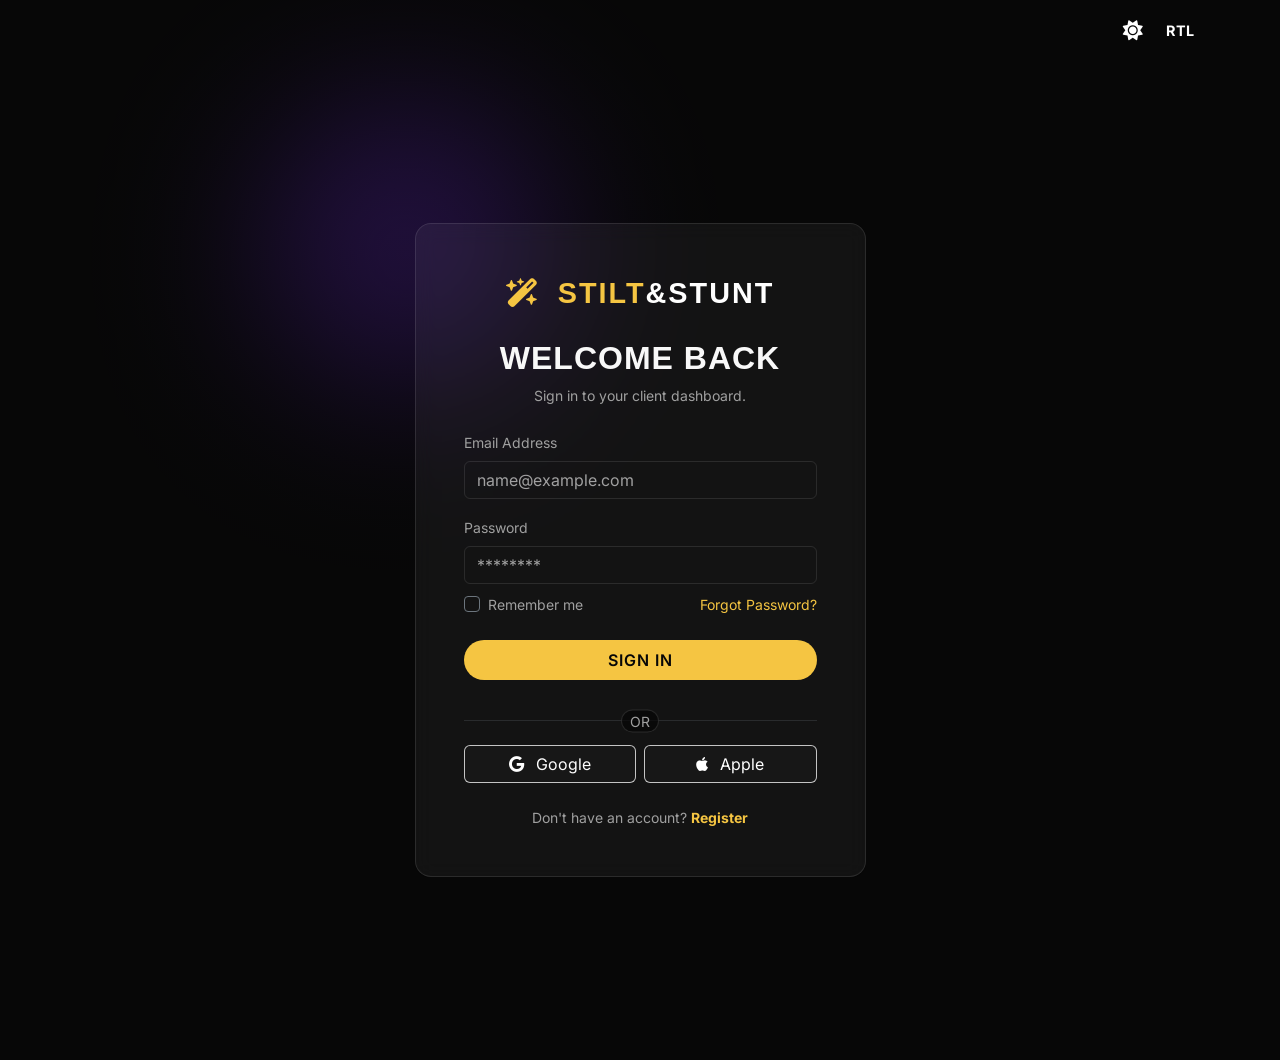
<file: login.html>
<!DOCTYPE html>
<html lang="en">
<head>
    <meta charset="UTF-8">
    <meta name="viewport" content="width=device-width, initial-scale=1.0">
    <title>Stilt & Stunt | Login</title>
    <link href="https://cdn.jsdelivr.net/npm/bootstrap@5.3.2/dist/css/bootstrap.min.css" rel="stylesheet">
    <link rel="stylesheet" href="https://cdnjs.cloudflare.com/ajax/libs/font-awesome/6.4.2/css/all.min.css">
    <link rel="stylesheet" href="assets/css/style.css">
    <link rel="stylesheet" href="assets/css/dark-mode.css">
    <link rel="stylesheet" href="assets/css/rtl.css">
    <style>
        .auth-divider-badge {
            background: rgba(7, 7, 7, 0.72) !important;
            color: rgba(255, 255, 255, 0.85) !important;
            border: 1px solid rgba(255, 255, 255, 0.12);
            border-radius: 999px;
        }

        .auth-social-btn {
            color: #ffffff !important;
            border-color: rgba(255, 255, 255, 0.75) !important;
            background: rgba(255, 255, 255, 0.02) !important;
        }

        .auth-social-btn i {
            color: #ffffff !important;
        }

        body:not(.dark-mode) .auth-divider-badge {
            background: rgba(255, 255, 255, 0.92) !important;
            color: rgba(17, 17, 17, 0.72) !important;
            border-color: rgba(17, 17, 17, 0.14);
        }

        body:not(.dark-mode) .auth-social-btn {
            color: #111111 !important;
            border-color: rgba(17, 17, 17, 0.3) !important;
            background: rgba(255, 255, 255, 0.55) !important;
        }

        body:not(.dark-mode) .auth-social-btn i {
            color: #111111 !important;
        }

        .auth-link {
            color: var(--electric-gold) !important;
        }

        body:not(.dark-mode) .auth-link {
            color: #b58900 !important; /* Darker gold for light mode */
            font-weight: bold;
        }

        @media (max-width: 1024px) {
            .auth-meta-row {
                width: 100% !important;
                justify-content: space-between !important;
                align-items: center !important;
                gap: 0.5rem !important;
                flex-wrap: wrap !important;
            }

            .auth-meta-row .form-check {
                margin: 0 !important;
            }

            .auth-meta-row a {
                margin-left: auto !important;
            }
        }
    </style>
    <link rel="icon" type="image/svg+xml" href="data:image/svg+xml,%3Csvg xmlns='http://www.w3.org/2000/svg' viewBox='0 0 64 64'%3E%3Crect width='64' height='64' rx='12' fill='%23070707'/%3E%3Cpath d='M14 42L28 18H38L24 42Z' fill='%23f5c542'/%3E%3Crect x='39' y='18' width='11' height='24' rx='2' fill='%23f5c542'/%3E%3C/svg%3E">
</head>
<body class="dark-mode hero-section" style="background-image: none !important;">

    <div class="hero-overlay"></div>
    <div class="glow-orb orb-1"></div>
    
    <!-- Top Nav Minimal -->
    <nav class="navbar navbar-expand-lg fixed-top py-3" style="z-index: 10;">
        <div class="container d-flex justify-content-end gap-3">
            <a href="#" id="theme-toggle" class="nav-link p-0 fs-5"><i class="fa-solid fa-moon"></i></a>
            <a href="#" id="rtl-toggle" class="nav-link p-0 fw-bold" style="font-size: 0.9rem;">RTL</a>
        </div>
    </nav>

    <div class="container position-relative z-2">
        <div class="row justify-content-center align-items-center" style="min-height: 100vh;">
            <div class="col-md-6 col-lg-5 fade-up">
                <div class="glass-card p-5 text-center">
                    <a class="navbar-brand text-uppercase fw-bold d-inline-block mb-4" href="index.html" style="font-family: var(--font-heading); font-size: 1.8rem; letter-spacing: 2px; color: white;">
                        <i class="fa-solid fa-wand-magic-sparkles me-2" style="color: var(--electric-gold);"></i>
                        <span style="color: var(--electric-gold);">Stilt</span>&Stunt
                    </a>
                    <h2 class="mb-2" style="font-family: var(--font-heading);">Welcome Back</h2>
                    <p class="text-muted mb-4 small">Sign in to your client dashboard.</p>
                    
                    <form>
                        <div class="mb-3 text-start">
                            <label class="form-label text-muted small">Email Address</label>
                            <input type="email" class="form-control bg-transparent border-secondary shadow-none" placeholder="name@example.com">
                        </div>
                        <div class="mb-4 text-start position-relative">
                            <label class="form-label text-muted small">Password</label>
                            <input type="password" class="form-control bg-transparent border-secondary shadow-none" placeholder="********">
                            <div class="d-flex justify-content-between align-items-center mt-2 auth-meta-row">
                                <div class="form-check m-0">
                                    <input class="form-check-input bg-transparent border-secondary shadow-none" type="checkbox" id="rememberMe">
                                    <label class="form-check-label text-muted small" for="rememberMe">Remember me</label>
                                </div>
                                <a href="#" class="text-decoration-none small auth-link">Forgot Password?</a>
                            </div>
                        </div>
                        <button type="submit" class="btn btn-premium w-100 mb-4 py-2">Sign In</button>
                        
                        <div class="position-relative mb-4">
                            <hr class="border-secondary">
                            <span class="position-absolute top-50 start-50 translate-middle px-2 small text-muted auth-divider-badge">OR</span>
                        </div>
                        
                        <div class="d-flex gap-2 justify-content-center mb-4">
                            <button type="button" class="btn btn-outline-light w-100 auth-social-btn"><i class="fa-brands fa-google me-2"></i> Google</button>
                            <button type="button" class="btn btn-outline-light w-100 auth-social-btn"><i class="fa-brands fa-apple me-2"></i> Apple</button>
                        </div>
                        
                        <p class="text-muted small mb-0">Don't have an account? <a href="register.html" class="text-decoration-none fw-bold auth-link">Register</a></p>
                    </form>
                </div>
            </div>
        </div>
    </div>

    <script src="https://cdn.jsdelivr.net/npm/bootstrap@5.3.2/dist/js/bootstrap.bundle.min.js"></script>
    <script src="https://cdnjs.cloudflare.com/ajax/libs/gsap/3.12.2/gsap.min.js"></script>
    <script src="assets/js/main.js"></script>
</body>
</html>
</file>
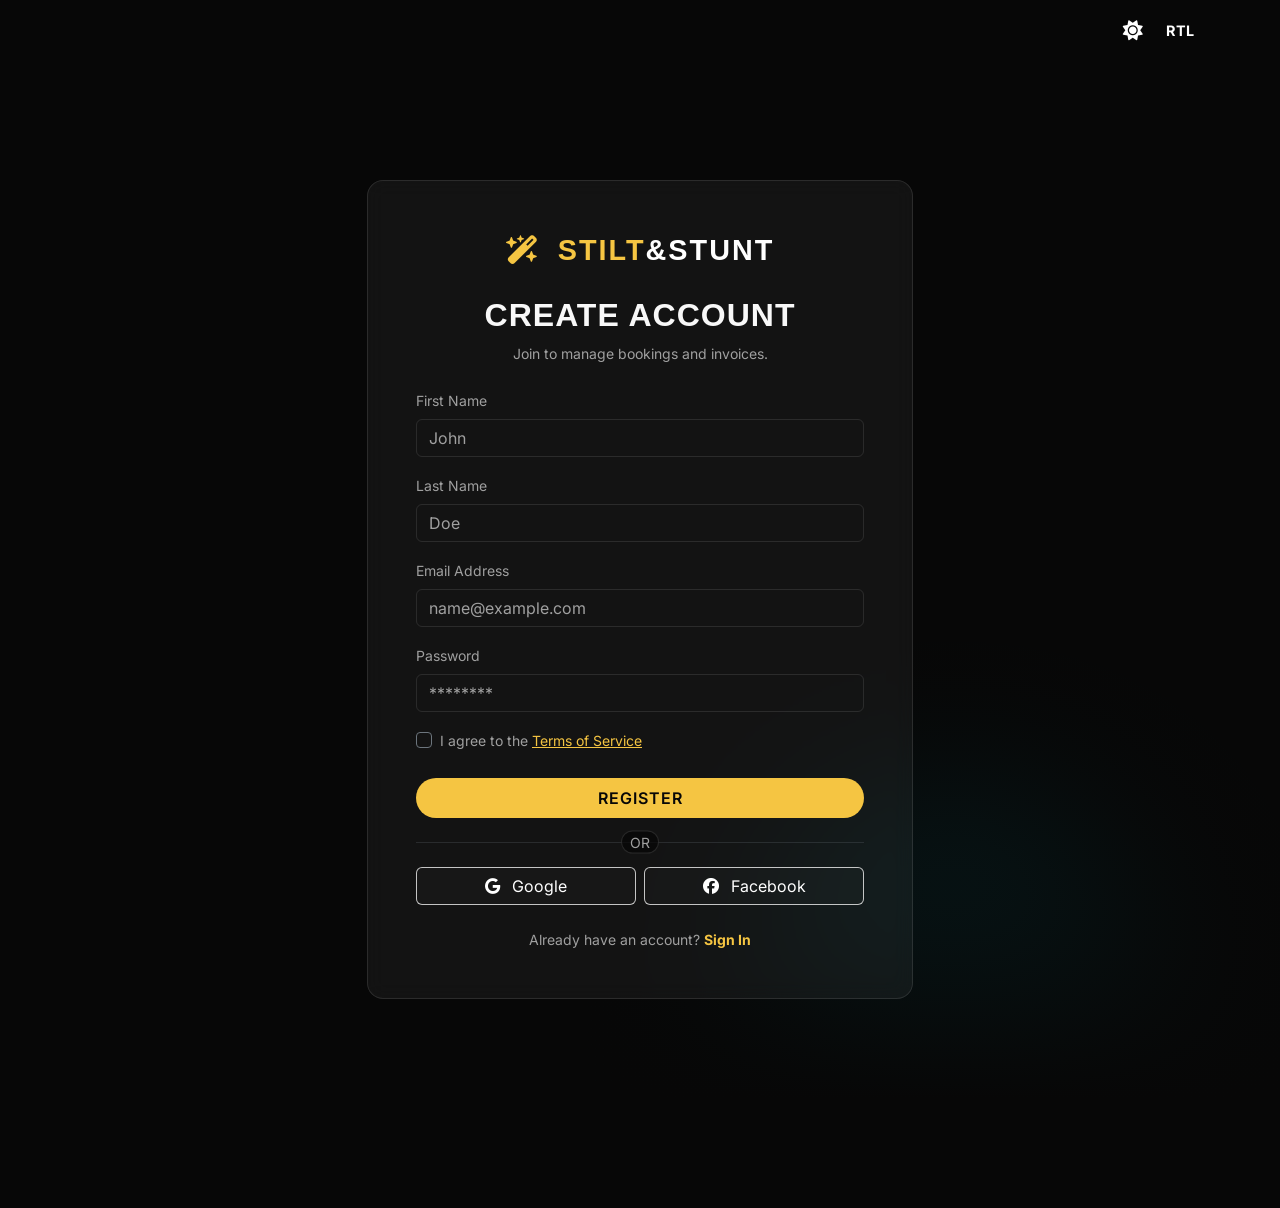
<file: register.html>
<!DOCTYPE html>
<html lang="en">
<head>
    <meta charset="UTF-8">
    <meta name="viewport" content="width=device-width, initial-scale=1.0">
    <title>Stilt & Stunt | Register</title>
    <link href="https://cdn.jsdelivr.net/npm/bootstrap@5.3.2/dist/css/bootstrap.min.css" rel="stylesheet">
    <link rel="stylesheet" href="https://cdnjs.cloudflare.com/ajax/libs/font-awesome/6.4.2/css/all.min.css">
    <link rel="stylesheet" href="assets/css/style.css">
    <link rel="stylesheet" href="assets/css/dark-mode.css">
    <link rel="stylesheet" href="assets/css/rtl.css">
    <style>
        .auth-divider-badge {
            background: rgba(7, 7, 7, 0.72) !important;
            color: rgba(255, 255, 255, 0.85) !important;
            border: 1px solid rgba(255, 255, 255, 0.12);
            border-radius: 999px;
        }

        .auth-social-btn {
            color: #ffffff !important;
            border-color: rgba(255, 255, 255, 0.75) !important;
            background: rgba(255, 255, 255, 0.02) !important;
        }

        .auth-social-btn i {
            color: #ffffff !important;
        }

        body:not(.dark-mode) .auth-divider-badge {
            background: rgba(255, 255, 255, 0.92) !important;
            color: rgba(17, 17, 17, 0.72) !important;
            border-color: rgba(17, 17, 17, 0.14);
        }

        body:not(.dark-mode) .auth-social-btn {
            color: #111111 !important;
            border-color: rgba(17, 17, 17, 0.3) !important;
            background: rgba(255, 255, 255, 0.55) !important;
        }

        body:not(.dark-mode) .auth-social-btn i {
            color: #111111 !important;
        }

        .auth-link {
            color: var(--electric-gold) !important;
        }

        body:not(.dark-mode) .auth-link {
            color: #b58900 !important; /* Darker gold for light mode */
            font-weight: bold;
        }
    </style>
    <link rel="icon" type="image/svg+xml" href="data:image/svg+xml,%3Csvg xmlns='http://www.w3.org/2000/svg' viewBox='0 0 64 64'%3E%3Crect width='64' height='64' rx='12' fill='%23070707'/%3E%3Cpath d='M14 42L28 18H38L24 42Z' fill='%23f5c542'/%3E%3Crect x='39' y='18' width='11' height='24' rx='2' fill='%23f5c542'/%3E%3C/svg%3E">
</head>
<body class="dark-mode hero-section" style="background-image: none !important;">

    <div class="hero-overlay"></div>
    <div class="glow-orb orb-2"></div>
    
    <!-- Top Nav Minimal -->
    <nav class="navbar navbar-expand-lg fixed-top py-3" style="z-index: 10;">
        <div class="container d-flex justify-content-end gap-3">
            <a href="#" id="theme-toggle" class="nav-link p-0 fs-5"><i class="fa-solid fa-moon"></i></a>
            <a href="#" id="rtl-toggle" class="nav-link p-0 fw-bold" style="font-size: 0.9rem;">RTL</a>
        </div>
    </nav>

    <div class="container position-relative z-2">
        <div class="row justify-content-center align-items-center" style="min-height: 100vh; padding-top: 80px; padding-bottom: 40px;">
            <div class="col-md-8 col-lg-6 fade-up">
                <div class="glass-card p-4 p-md-5">
                    <div class="text-center">
                        <a class="navbar-brand text-uppercase fw-bold d-inline-block mb-4" href="index.html" style="font-family: var(--font-heading); font-size: 1.8rem; letter-spacing: 2px; color: white;">
                            <i class="fa-solid fa-wand-magic-sparkles me-2" style="color: var(--electric-gold);"></i>
                            <span style="color: var(--electric-gold);">Stilt</span>&Stunt
                        </a>
                        <h2 class="mb-2" style="font-family: var(--font-heading);">Create Account</h2>
                        <p class="text-muted mb-4 small">Join to manage bookings and invoices.</p>
                    </div>
                    
                    <form>
                        <div class="row g-3">
                            <div class="col-12 text-start">
                                <label class="form-label text-muted small">First Name</label>
                                <input type="text" class="form-control bg-transparent border-secondary shadow-none" placeholder="John">
                            </div>
                            <div class="col-12 text-start">
                                <label class="form-label text-muted small">Last Name</label>
                                <input type="text" class="form-control bg-transparent border-secondary shadow-none" placeholder="Doe">
                            </div>
                            <div class="col-12 text-start">
                                <label class="form-label text-muted small">Email Address</label>
                                <input type="email" class="form-control bg-transparent border-secondary shadow-none" placeholder="name@example.com">
                            </div>
                            <div class="col-12 text-start position-relative">
                                <label class="form-label text-muted small">Password</label>
                                <input type="password" class="form-control bg-transparent border-secondary shadow-none" placeholder="********">
                            </div>
                            <div class="col-12">
                                <div class="form-check text-start">
                                    <input class="form-check-input bg-transparent border-secondary shadow-none" type="checkbox" id="terms">
                                    <label class="form-check-label text-muted small" for="terms">
                                        I agree to the <a href="#" class="auth-link">Terms of Service</a>
                                    </label>
                                </div>
                            </div>
                            <div class="col-12 mt-4">
                                <button type="submit" class="btn btn-premium w-100 py-2">Register</button>
                            </div>
                        </div>
                        
                        <div class="position-relative my-4">
                            <hr class="border-secondary">
                            <span class="position-absolute top-50 start-50 translate-middle px-2 small text-muted auth-divider-badge">OR</span>
                        </div>
                        
                        <div class="d-flex gap-2 justify-content-center mb-4">
                            <button type="button" class="btn btn-outline-light w-100 auth-social-btn"><i class="fa-brands fa-google me-2"></i> Google</button>
                            <button type="button" class="btn btn-outline-light w-100 auth-social-btn"><i class="fa-brands fa-facebook me-2"></i> Facebook</button>
                        </div>
                        
                        <p class="text-center text-muted small mb-0">Already have an account? <a href="login.html" class="text-decoration-none fw-bold auth-link">Sign In</a></p>
                    </form>
                </div>
            </div>
        </div>
    </div>

    <script src="https://cdn.jsdelivr.net/npm/bootstrap@5.3.2/dist/js/bootstrap.bundle.min.js"></script>
    <script src="https://cdnjs.cloudflare.com/ajax/libs/gsap/3.12.2/gsap.min.js"></script>
    <script src="assets/js/main.js"></script>
</body>
</html>
</file>
<file: assets/css/style.css>
@import url('https://fonts.googleapis.com/css2?family=Inter:wght@300;400;500;600;700&display=swap');
@import url('https://api.fontshare.com/v2/css?f[]=clash-display@200,300,400,500,600,700&display=swap');

:root {
  --primary-black: #070707;
  --secondary-black: #121212;
  --electric-gold: #F5C542;
  --neon-purple: #7B2FF7;
  --royal-crimson: #D72638;
  --led-cyan: #00E5FF;
  --fire-orange: #FF6B00;
  --platinum-white: #F8F8F8;
  
  --font-heading: 'Clash Display', sans-serif;
  --font-body: 'Inter', sans-serif;
  
  --glass-bg: rgba(255, 255, 255, 0.05);
  --glass-border: rgba(255, 255, 255, 0.1);
  --glass-blur: 10px;
  
  --transition-smooth: all 0.4s cubic-bezier(0.25, 0.8, 0.25, 1);
}

body {
  font-family: var(--font-body);
  background-color: var(--platinum-white);
  color: var(--primary-black);
  overflow-x: hidden;
  transition: background-color 0.3s ease, color 0.3s ease;
}

h1, h2, h3, h4, h5, h6 {
  font-family: var(--font-heading);
  font-weight: 600;
  text-transform: uppercase;
  letter-spacing: 1px;
}

/* Glassmorphism */
.glass-card {
  background: var(--glass-bg);
  backdrop-filter: blur(var(--glass-blur));
  -webkit-backdrop-filter: blur(var(--glass-blur));
  border: 1px solid var(--glass-border);
  border-radius: 16px;
  padding: 2rem;
  transition: var(--transition-smooth);
  display: flex;
  flex-direction: column;
  height: 100%;
}

.glass-card:hover {
  transform: translateY(-5px);
  box-shadow: 0 10px 30px rgba(0, 0, 0, 0.1);
}

/* Navbar */
.navbar-custom {
  background: rgba(248, 248, 248, 0.8);
  backdrop-filter: blur(15px);
  border-bottom: 1px solid rgba(0, 0, 0, 0.05);
  transition: var(--transition-smooth);
}

.nav-link {
  color: var(--primary-black);
  font-weight: 500;
  text-transform: uppercase;
  letter-spacing: 1px;
  margin: 0 0.5rem;
  transition: var(--transition-smooth);
  white-space: nowrap;
}
@media (min-width: 1200px) and (max-width: 1399px) {
  .nav-link {
    margin: 0 0.2rem;
    font-size: 0.8rem;
    letter-spacing: 0.5px;
  }
}

.nav-link:hover, .nav-link.active {
  color: var(--electric-gold);
}

/* Buttons */
.btn-premium {
  background: var(--electric-gold);
  color: var(--primary-black);
  border: none;
  font-weight: 600;
  text-transform: uppercase;
  letter-spacing: 1px;
  padding: 0.8rem 2rem;
  border-radius: 50px;
  position: relative;
  overflow: hidden;
  transition: var(--transition-smooth);
  white-space: nowrap;
}
.btn-premium::before {
  content: '';
  position: absolute;
  top: 0;
  left: -100%;
  width: 100%;
  height: 100%;
  background: linear-gradient(45deg, transparent, rgba(255,255,255,0.3), transparent);
  transition: all 0.5s ease;
  z-index: -1;
}
.btn-premium:hover::before {
  left: 100%;
}
.btn-premium:hover {
  transform: translateY(-2px);
  box-shadow: 0 8px 20px rgba(245, 197, 66, 0.4);
  color: var(--primary-black);
}

.btn-outline-premium {
  background: transparent;
  color: var(--primary-black);
  border: 2px solid var(--electric-gold);
  font-weight: 600;
  text-transform: uppercase;
  letter-spacing: 1px;
  padding: 0.8rem 2rem;
  border-radius: 50px;
  transition: var(--transition-smooth);
  white-space: nowrap;
}
.btn-outline-premium:hover {
  background: var(--electric-gold);
  color: var(--primary-black);
  box-shadow: 0 8px 20px rgba(245, 197, 66, 0.4);
}

/* Hero Section (Homepage) */
.hero-section {
  position: relative;
  min-height: 100vh;
  display: flex;
  align-items: center;
  justify-content: center;
  overflow: hidden;
  padding-top: 100px;
  padding-bottom: 60px;
  background: url('https://images.unsplash.com/photo-1492684223066-81342ee5ff30?w=1920&q=80') no-repeat center center/cover;
}

.hero-overlay {
  position: absolute;
  top: 0;
  left: 0;
  width: 100%;
  height: 100%;
  background: linear-gradient(to bottom, rgba(7, 7, 7, 0.5), var(--primary-black));
  z-index: 1;
}

.hero-content {
  position: relative;
  z-index: 2;
  text-align: center;
  color: var(--platinum-white);
}

.hero-title {
  font-size: clamp(3rem, 8vw, 6rem);
  font-weight: 700;
  line-height: 1.2;
  margin-bottom: 1rem;
  text-transform: uppercase;
  background: linear-gradient(to right, #fff, var(--electric-gold));
  -webkit-background-clip: text;
  background-clip: text;
  -webkit-text-fill-color: transparent;
  padding: 0.2em 0;
}

/* Keep home/home2 hero H1 fully visible inside the first viewport */
.hero-section .hero-title {
  font-size: clamp(2.4rem, 6.8vw, 5.6rem);
  line-height: 1.08;
}

.hero-subtitle {
  font-size: clamp(1.2rem, 3vw, 1.8rem);
  font-weight: 300;
  line-height: 1.5;
  margin-bottom: 2.5rem;
  letter-spacing: 2px;
}

@media (max-height: 860px) {
  .hero-section {
    padding-top: 88px;
    padding-bottom: 40px;
  }

  .hero-section .hero-subtitle {
    margin-bottom: 1.5rem;
  }

  .hero-section .hero-title {
    font-size: clamp(2rem, 6.2vw, 4.8rem);
    line-height: 1.05;
  }
}

/* Internal Page Headers - Standardized to Home Format */
header:not(.hero-section) {
  min-height: 50vh;
  position: relative;
  display: flex;
  align-items: center;
  justify-content: center;
  overflow: hidden;
  margin-top: 76px;
  background-attachment: scroll !important;
}

header:not(.hero-section) .hero-overlay {
  background: linear-gradient(to bottom, rgba(7, 7, 7, 0.5), var(--primary-black)) !important;
}

@media (max-width: 1024px) {
    header:not(.hero-section) {
        min-height: 70vh !important;
    }
    
    .hero-title {
        font-size: clamp(2rem, 8vw, 4.5rem) !important;
    }
}


/* Particles / Glowing Orbs */
.glow-orb {
  position: absolute;
  border-radius: 50%;
  filter: blur(80px);
  z-index: 0;
  opacity: 0.6;
}
.orb-1 {
  width: 300px;
  height: 300px;
  background: var(--neon-purple);
  top: 10%;
  left: 20%;
  animation: float 10s infinite ease-in-out alternate;
}
.orb-2 {
  width: 400px;
  height: 400px;
  background: var(--led-cyan);
  bottom: -10%;
  right: 10%;
  animation: float 12s infinite ease-in-out alternate-reverse;
}

@keyframes float {
  0% { transform: translate(0, 0) scale(1); }
  100% { transform: translate(30px, -50px) scale(1.1); }
}

/* Sections */
.section-padding {
  padding: 6rem 0;
}
.section-title {
  font-size: 2.5rem;
  margin-bottom: 3rem;
  position: relative;
  display: inline-block;
  font-family: var(--font-heading);
}
.section-title::after {
  content: '';
  position: absolute;
  width: 50px;
  height: 3px;
  background: var(--electric-gold);
  bottom: -10px;
  left: 0;
}

/* Swiper */
.swiper-slide {
  height: auto;
}

/* Footer */
.footer {
  background: var(--primary-black);
  color: var(--platinum-white);
  padding: 4rem 0 2rem;
}
.footer-title {
  color: var(--electric-gold);
  font-family: var(--font-heading);
  margin-bottom: 1.5rem;
}
.footer-link {
  color: #ccc;
  text-decoration: none;
  transition: var(--transition-smooth);
  display: block;
  margin-bottom: 0.5rem;
}
.footer-link:hover {
  color: var(--electric-gold);
  transform: translateX(5px);
}

/* Keep footer social icons visible on hover across themes */
.footer .btn-outline-light:hover,
.footer .btn-outline-light:focus,
.footer .btn-outline-light:active {
  color: var(--primary-black) !important;
  background-color: #ffffff !important;
  border-color: #ffffff !important;
}

.footer .btn-outline-light:hover i,
.footer .btn-outline-light:focus i,
.footer .btn-outline-light:active i {
  color: var(--primary-black) !important;
}

/* Footer newsletter field visibility in light theme */
body:not(.dark-mode) .footer .input-group .form-control {
  background: #ffffff !important;
  color: #111111 !important;
  border: 1px solid rgba(0, 0, 0, 0.2) !important;
}

body:not(.dark-mode) .footer .input-group .form-control::placeholder {
  color: #6b7280 !important;
}

/* Footer newsletter layout polish for tablet/mobile */
@media (max-width: 991.98px) {
  .footer .input-group {
    flex-direction: column;
    gap: 0.75rem;
  }

  .footer .input-group .form-control,
  .footer .input-group .btn-premium {
    width: 100% !important;
    border-radius: 999px !important;
    min-height: 48px;
  }
}

/* =========================================
   UNIVERSAL THEME TOGGLE (LIGHT & DARK)
   ========================================= */

body.dark-mode {
  --theme-bg: #070707;
  --theme-text: #F8F8F8;
  --theme-text-muted: rgba(255, 255, 255, 0.6);
  --glass-bg: rgba(255, 255, 255, 0.05);
  --glass-border: rgba(255, 255, 255, 0.1);
}

body:not(.dark-mode) {
  --theme-bg: #F8F8F8;
  --theme-text: #070707;
  --theme-text-muted: rgba(0, 0, 0, 0.6);
  --glass-bg: rgba(255, 255, 255, 0.6);
  --glass-border: rgba(0, 0, 0, 0.2);
}

body {
  background-color: var(--theme-bg) !important;
  color: var(--theme-text) !important;
}

section:not([style*="url"]), 
main:not([style*="url"]), 
.bg-light, 
.bg-dark {
  background: var(--theme-bg) !important;
  background-color: var(--theme-bg) !important;
}

h1, h2, h3, h4, h5, h6, 
.section-title, 
.hero-title,
.text-white, 
.text-dark,
[style*="color: white"],
[style*="color:white"] {
  color: var(--theme-text) !important;
}

/* Fix: Keep text white on image overlays and hero sections even in light mode */
.position-absolute .text-white,
.position-absolute .text-white-50,
.position-absolute h1,
.position-absolute h2,
.position-absolute h3,
.position-absolute h4,
.position-absolute h5,
.position-absolute h6,
.hero-content h1,
.hero-content h2,
.hero-content h3,
.hero-content h4,
.hero-content h5,
.hero-content h6,
.hero-content p,
.hero-content span,
.hero-content .text-white,
.hero-content .text-white-50,
.hero-content .lead,
.hero-content .btn-premium,
.hero-content .btn-outline-premium,
header p,
header .lead,
header .text-white-50,
.hero-section .nav-link,
.hero-section .navbar-brand,
.footer h1,
.footer h2,
.footer h3,
.footer h4,
.footer h5,
.footer h6,
.footer p,
.footer a,
.footer span,
.footer .text-white-50,
.footer .footer-link {
  color: #ffffff !important;
}

/* Ensure the gold button keeps its dark text for contrast, but outline button stays white */
.hero-content .btn-premium {
    color: var(--primary-black) !important;
}

p, .text-muted, .text-white-50, label, li {
  color: var(--theme-text-muted) !important;
}

.glass-card {
  background: var(--glass-bg) !important;
  border: 1px solid var(--glass-border) !important;
}

.form-control, .form-select, input, textarea {
  background-color: transparent !important;
  color: var(--theme-text) !important;
  border: 1px solid var(--glass-border) !important;
}
.form-control::placeholder, input::placeholder, textarea::placeholder {
  color: var(--theme-text-muted) !important;
}

body.dark-mode .navbar-custom { background: rgba(7, 7, 7, 0.95) !important; }
body:not(.dark-mode) .navbar-custom { background: rgba(248, 248, 248, 0.95) !important; }
.nav-link { color: var(--theme-text) !important; }
.nav-link.active { color: var(--electric-gold) !important; }
.btn-outline-premium { color: var(--theme-text) !important; }

/* Keep button labels readable on hover/focus/active across themes */
.btn-premium:hover,
.btn-premium:focus,
.btn-premium:active {
  background: var(--electric-gold) !important;
  color: var(--primary-black) !important;
}

.btn-outline-premium:hover,
.btn-outline-premium:focus,
.btn-outline-premium:active {
  background: var(--electric-gold) !important;
  border-color: var(--electric-gold) !important;
  color: var(--primary-black) !important;
}

.btn-outline-light:hover,
.btn-outline-light:focus,
.btn-outline-light:active {
  background: #ffffff !important;
  border-color: #ffffff !important;
  color: var(--primary-black) !important;
}

.btn:hover i,
.btn:focus i,
.btn:active i {
  color: inherit !important;
}

/* =========================================
   MOBILE RESPONSIVENESS & ALIGNMENT
   ========================================= */
html, body {
    overflow-x: hidden !important;
    width: 100% !important;
    max-width: 100vw !important;
    position: relative;
}

@media (max-width: 768px) {
    /* Prevent any element from causing horizontal scroll */
    * {
        max-width: 100vw !important;
        box-sizing: border-box !important;
    }

    /* Force global center alignment */
    body, header, main, section, .hero-content, .container, .row, .col-lg-10 {
        text-align: center !important;
        width: 100% !important;
        margin-left: auto !important;
        margin-right: auto !important;
    }

    h1, h2, h3, h4, h5, h6, p, span, label, li {
        text-align: center !important;
        overflow-wrap: break-word !important;
        word-break: break-word !important;
    }

    /* Fix Flexbox Alignments */
    .d-flex, .row {
        justify-content: center !important;
        align-items: center !important;
    }

    .hero-cta {
        flex-direction: column !important;
        width: 100% !important;
        gap: 1rem !important;
    }

    .hero-cta .btn {
        width: 100% !important;
        margin-bottom: 0.5rem !important;
    }

    .hero-content {
        padding-left: 20px !important;
        padding-right: 20px !important;
    }

    .glass-card {
        padding: 1.5rem !important;
        margin-bottom: 1rem !important;
    }
}
</file>
<file: assets/css/dark-mode.css>
/* Dark Mode Override */
body.dark-mode {
  background-color: var(--primary-black);
  color: var(--platinum-white);
}

body.dark-mode .navbar-custom {
  background: rgba(7, 7, 7, 0.8);
  border-bottom: 1px solid rgba(255, 255, 255, 0.05);
}

body.dark-mode .navbar-custom .nav-link {
  color: var(--platinum-white);
}

body.dark-mode .navbar-custom .navbar-brand {
  color: var(--platinum-white);
}

body.dark-mode .navbar-custom .navbar-toggler i {
  color: var(--electric-gold) !important;
}

body.dark-mode .glass-card {
  background: rgba(255, 255, 255, 0.03);
  border: 1px solid rgba(255, 255, 255, 0.05);
}

body.dark-mode .glass-card:hover {
  box-shadow: 0 10px 30px rgba(0, 0, 0, 0.5);
}

body.dark-mode .btn-outline-premium {
  color: var(--platinum-white);
}
body.dark-mode .btn-outline-premium:hover {
  color: var(--primary-black);
}

/* Keep home hero and navbar controls readable on hover in dark mode */
body.dark-mode .hero-section .btn-premium,
body.dark-mode .hero-section .btn-premium:hover,
body.dark-mode .navbar-custom .btn-premium,
body.dark-mode .navbar-custom .btn-premium:hover {
  background: var(--electric-gold) !important;
  color: var(--primary-black) !important;
}

body.dark-mode .navbar-custom .nav-link:hover,
body.dark-mode .navbar-custom .nav-link:focus {
  color: var(--electric-gold) !important;
}

body.dark-mode .text-muted {
  color: #a0a0a0 !important;
}

/* Specific elements background override */
body.dark-mode .bg-light {
  background-color: var(--secondary-black) !important;
}
</file>
<file: assets/css/rtl.css>
/* RTL Support */
html[dir="rtl"] body {
  text-align: right;
}

html[dir="rtl"] .navbar-custom .nav-link {
  margin: 0 0.5rem;
}

html[dir="rtl"] .section-title::after {
  left: auto;
  right: 0;
}

html[dir="rtl"] .btn-premium::before {
  left: auto;
  right: -100%;
}
html[dir="rtl"] .btn-premium:hover::before {
  right: 100%;
}

html[dir="rtl"] .footer-link:hover {
  transform: translateX(-5px);
}

html[dir="rtl"] .ms-auto {
  margin-left: 0 !important;
  margin-right: auto !important;
}
html[dir="rtl"] .me-auto {
  margin-right: 0 !important;
  margin-left: auto !important;
}
html[dir="rtl"] .ps-0 {
  padding-right: 0 !important;
}
html[dir="rtl"] .pe-0 {
  padding-left: 0 !important;
}
html[dir="rtl"] .text-md-start {
  text-align: right !important;
}

html[dir="rtl"] header {
  direction: ltr !important;
}
</file>
